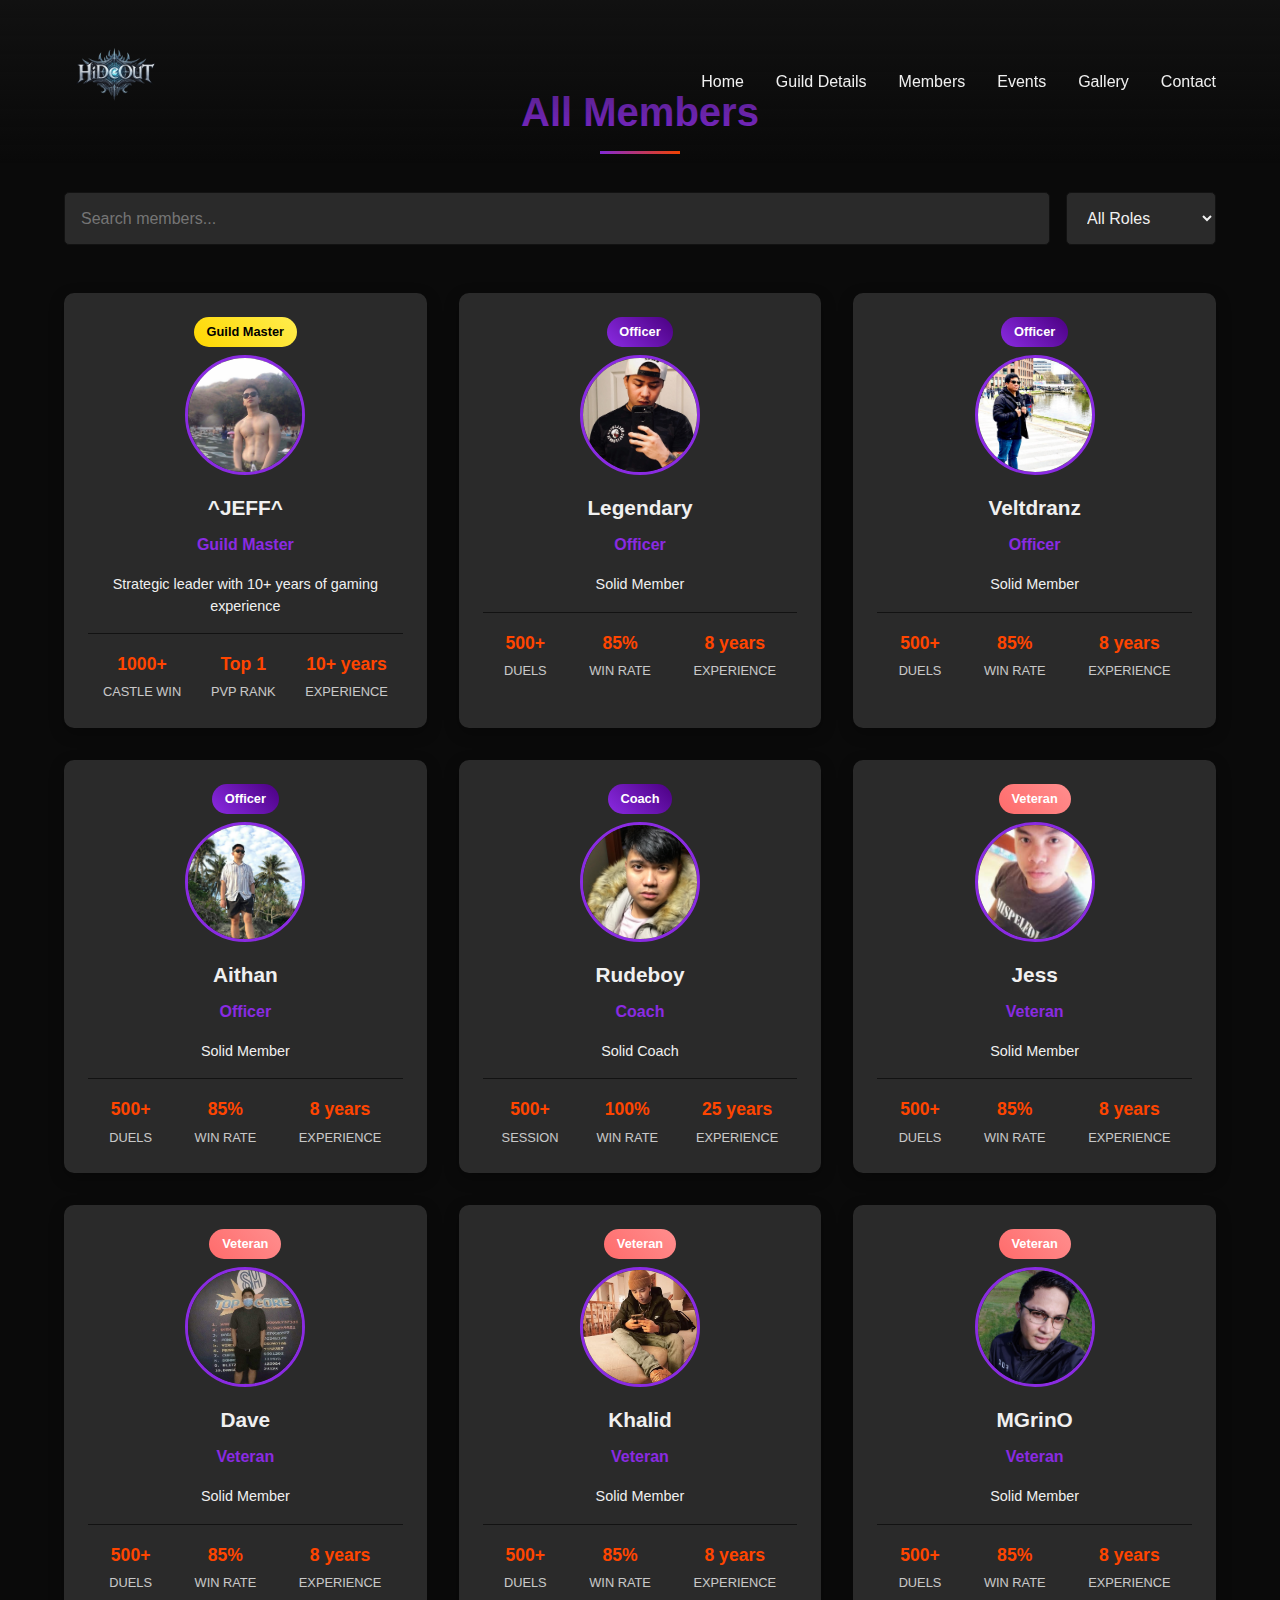
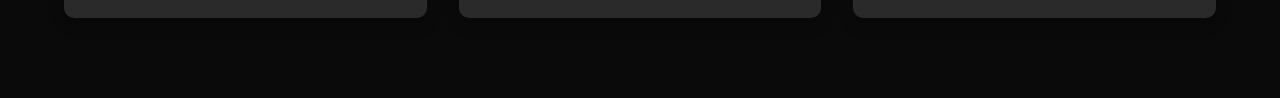
<file: members.html>
<!DOCTYPE html>
<html lang="en">
<head>
    <meta charset="UTF-8">
    <meta name="viewport" content="width=device-width, initial-scale=1.0">
    <title>All Members - HiDeOuT</title>
    <link rel="stylesheet" href="css/styles.css">
    <link rel="stylesheet" href="css/members.css">
</head>
<body>
    <header>
        <div class="container header-container">
            <div class="logo">
                <a href="index.html">
                <img src="images/hogrey.png" alt="HiDeOuT Guild Logo">
                </a>
            </div>
            <nav>
                <ul class="nav-menu">
                    <li><a href="index.html" class="nav-link">Home</a></li>
                    <li><a href="index.html#guild" class="nav-link">Guild Details</a></li>
                    <li><a href="members.html" class="nav-link active">Members</a></li>
                    <li><a href="index.html#events" class="nav-link">Events</a></li>
                    <li><a href="gallery.html" class="nav-link">Gallery</a></li>
                    <li><a href="index.html#contact" class="nav-link">Contact</a></li>
                </ul>
            </nav>
        </div>
    </header>

    <section class="all-members">
        <div class="container">
        
            <h1 class="section-title">All Members</h1>
            
            <!-- Search and Filter -->
            <div class="members-controls">
                <input type="text" id="memberSearch" placeholder="Search members..." class="search-input">
                <select id="roleFilter" class="role-filter">
                    <option value="all">All Roles</option>
                    <option value="guild-master">Guild Master</option>
                    <option value="officer">Officer</option>
                    <option value="veteran">Veteran</option>
                    <option value="member">Member</option>
                    <option value="new">New Member</option>
                </select>
            </div>

            <div class="all-members-grid" id="membersGrid">
                <!-- Members will be loaded here by JavaScript -->
            </div>
        </div>
    </section>

    <script src="js/members.js"></script>
    

    
</body>
</html>
</file>
<file: css/styles.css>
/* Base Styles */
* {
    margin: 0;
    padding: 0;
    box-sizing: border-box;
    font-family: 'Segoe UI', Tahoma, Geneva, Verdana, sans-serif;
}

:root {
    --primary: #8a2be2;
    --secondary: #4b0082;
    --accent: #ff4500;
    --dark: #121212;
    --darker: #0a0a0a;
    --light: #f0f0f0;
    --gray: #2a2a2a;
}

body {
    background-color: var(--darker);
    color: var(--light);
    line-height: 1.6;
    overflow-x: hidden;
}

.container {
    width: 90%;
    max-width: 1200px;
    margin: 0 auto;
}

/* Header Styles */
header {
    background: linear-gradient(to bottom, rgba(18, 18, 18, 0.9), transparent);
    padding: 1.5rem 0;
    position: fixed;
    width: 100%;
    z-index: 1000;
    transition: all 0.3s ease;
}

header.scrolled {
    background-color: rgba(10, 10, 10, 0.95);
    box-shadow: 0 5px 20px rgba(0, 0, 0, 0.5);
}

.header-container {
    display: flex;
    justify-content: space-between;
    align-items: center;
}

.logo {
    font-size: 2rem;
    font-weight: 700;
    color: var(--primary);
    text-shadow: 0 0 10px rgba(138, 43, 226, 0.5);
    letter-spacing: 2px;
}

.logo span {
    color: var(--accent);
}

/* Header logo */
.logo img {
    height: 100px;  /* Good starting point */
    width: auto;
}

/* Footer logo (usually smaller) */
.footer-logo img {
    height: 30px;
    width: auto;
}

/* Mobile responsive */
@media (max-width: 768px) {
    .logo img {
        height: 40px; /* Slightly smaller on mobile */
    }
}

nav ul {
    display: flex;
    list-style: none;
}

nav ul li {
    margin-left: 2rem;
}

nav ul li a {
    color: var(--light);
    text-decoration: none;
    font-weight: 500;
    transition: color 0.3s ease;
    position: relative;
}

nav ul li a:hover {
    color: var(--primary);
}

nav ul li a::after {
    content: '';
    position: absolute;
    bottom: -5px;
    left: 0;
    width: 0;
    height: 2px;
    background-color: var(--primary);
    transition: width 0.3s ease;
}

nav ul li a:hover::after {
    width: 100%;
}

.mobile-menu-btn {
    display: none;
    background: none;
    border: none;
    color: var(--light);
    font-size: 1.5rem;
    cursor: pointer;
    flex-direction: column;
    justify-content: space-between;
    height: 24px;
}

.mobile-menu-btn span {
    display: block;
    height: 3px;
    width: 30px;
    background-color: var(--light);
    border-radius: 2px;
    transition: all 0.3s ease;
}

/* Hero Section */
.hero {
    height: 100vh;
    background: linear-gradient(rgba(10, 10, 10, 0.7), rgba(10, 10, 10, 0.9)), 
                url('data:image/svg+xml;utf8,<svg xmlns="http://www.w3.org/2000/svg" width="100" height="100" viewBox="0 0 100 100"><rect width="100" height="100" fill="%23121212"/><path d="M0 0L100 100M100 0L0 100" stroke="%232a2a2a" stroke-width="1"/></svg>');
    display: flex;
    flex-direction: column;
    justify-content: center;
    align-items: center;
    text-align: center;
    position: relative;
}

.hero-content {
    max-width: 800px;
    padding: 0 2rem;
}

.hero-title {
    font-size: 4rem;
    font-weight: 700;
    margin-bottom: 1rem;
    color: var(--primary);
    text-shadow: 0 0 15px rgba(138, 43, 226, 0.7);
    letter-spacing: 3px;
}

.hero-subtitle {
    font-size: 1.5rem;
    margin-bottom: 2rem;
    color: var(--light);
    max-width: 600px;
    margin-left: auto;
    margin-right: auto;
}

.cta-button {
    background: linear-gradient(45deg, var(--primary), var(--secondary));
    color: white;
    border: none;
    padding: 1rem 2rem;
    font-size: 1.1rem;
    font-weight: 600;
    border-radius: 50px;
    cursor: pointer;
    transition: all 0.3s ease;
    box-shadow: 0 5px 15px rgba(138, 43, 226, 0.4);
}

.cta-button:hover {
    transform: translateY(-3px);
    box-shadow: 0 8px 20px rgba(138, 43, 226, 0.6);
}

.scroll-indicator {
    position: absolute;
    bottom: 30px;
    left: 50%;
    transform: translateX(-50%);
}

.scroll-indicator span {
    display: block;
    width: 30px;
    height: 50px;
    border: 2px solid var(--light);
    border-radius: 15px;
    position: relative;
}

.scroll-indicator span::before {
    content: '';
    position: absolute;
    top: 10px;
    left: 50%;
    transform: translateX(-50%);
    width: 4px;
    height: 10px;
    background-color: var(--light);
    border-radius: 2px;
    animation: scroll 2s infinite;
}

@keyframes scroll {
    0% {
        transform: translateX(-50%) translateY(0);
        opacity: 1;
    }
    100% {
        transform: translateX(-50%) translateY(20px);
        opacity: 0;
    }
}

/* Section Styles */
.section {
    padding: 5rem 0;
}

.section-title {
    font-size: 2.5rem;
    text-align: center;
    margin-bottom: 3rem;
    color: var(--primary);
    position: relative;
}

.section-title::after {
    content: '';
    position: absolute;
    bottom: -10px;
    left: 50%;
    transform: translateX(-50%);
    width: 80px;
    height: 3px;
    background: linear-gradient(to right, var(--primary), var(--accent));
}

/* Guild Details */
.guild-content {
    display: grid;
    grid-template-columns: 2fr 1fr;
    gap: 3rem;
    align-items: center;
}

.guild-text h3 {
    font-size: 1.8rem;
    margin-bottom: 1.5rem;
    color: var(--accent);
}

.guild-text p {
    margin-bottom: 1.5rem;
    font-size: 1.1rem;
}

.guild-stats {
    display: flex;
    justify-content: space-between;
    margin-top: 2rem;
}

.stat {
    text-align: center;
}

.stat-number {
    display: block;
    font-size: 2.5rem;
    font-weight: 700;
    color: var(--primary);
}

.stat-label {
    font-size: 1rem;
    color: var(--light);
}

.guild-image {
    display: flex;
    justify-content: center;
}

.image-placeholder {
    width: 250px;
    height: 250px;
    background: linear-gradient(45deg, var(--primary), var(--secondary));
    border-radius: 10px;
    display: flex;
    align-items: center;
    justify-content: center;
    font-size: 1.2rem;
    color: var(--light);
    box-shadow: 0 10px 30px rgba(0, 0, 0, 0.5);
}

/* Members Section */
.members {
    background-color: var(--dark);
}

.members-grid {
    display: grid;
    grid-template-columns: repeat(auto-fit, minmax(250px, 1fr));
    gap: 2rem;
}

.member-card {
    background-color: var(--gray);
    border-radius: 10px;
    padding: 2rem;
    text-align: center;
    transition: transform 0.3s ease, box-shadow 0.3s ease;
    box-shadow: 0 5px 15px rgba(0, 0, 0, 0.3);
}

.member-card:hover {
    transform: translateY(-10px);
    box-shadow: 0 15px 30px rgba(0, 0, 0, 0.4);
}

.member-avatar {
    width: 100px;
    height: 100px;
    border-radius: 50%;
    background: linear-gradient(45deg, var(--primary), var(--secondary));
    margin: 0 auto 1.5rem;
    position: relative;
    overflow: hidden;
}

.member-avatar::before {
    content: '';
    position: absolute;
    top: 10%;
    left: 10%;
    width: 80%;
    height: 80%;
    background-color: var(--dark);
    border-radius: 50%;
}

.member-name {
    font-size: 1.5rem;
    margin-bottom: 0.5rem;
    color: var(--light);
}

.member-role {
    color: var(--primary);
    font-weight: 600;
    margin-bottom: 1rem;
}

.member-desc {
    color: var(--light);
    font-size: 0.9rem;
}

/* Events Section */
.events-timeline {
    max-width: 800px;
    margin: 0 auto;
}

.event-item {
    display: flex;
    margin-bottom: 3rem;
    position: relative;
}

.event-item::before {
    content: '';
    position: absolute;
    left: 100px;
    top: 0;
    bottom: -3rem;
    width: 2px;
    background: linear-gradient(to bottom, var(--primary), transparent);
}

.event-date {
    width: 100px;
    text-align: center;
    margin-right: 2rem;
    flex-shrink: 0;
}

.date-day {
    display: block;
    font-size: 2.5rem;
    font-weight: 700;
    color: var(--primary);
    line-height: 1;
}

.date-month {
    display: block;
    font-size: 1.2rem;
    color: var(--light);
    text-transform: uppercase;
}

.event-details {
    background-color: var(--gray);
    padding: 1.5rem;
    border-radius: 10px;
    flex-grow: 1;
    box-shadow: 0 5px 15px rgba(0, 0, 0, 0.3);
}

.event-details h3 {
    font-size: 1.5rem;
    margin-bottom: 0.5rem;
    color: var(--light);
}

.event-details p {
    margin-bottom: 1rem;
    color: var(--light);
}

.event-meta {
    display: flex;
    gap: 1.5rem;
}

.event-time, .event-location {
    display: flex;
    align-items: center;
    color: var(--primary);
    font-weight: 500;
}

.event-time::before, .event-location::before {
    content: '•';
    margin-right: 0.5rem;
}

/* Gallery Section */
.gallery {
    background-color: var(--dark);
}

.gallery-grid {
    display: grid;
    grid-template-columns: repeat(auto-fit, minmax(250px, 1fr));
    gap: 1.5rem;
}

.gallery-item {
    text-align: center;
}

.gallery-image {
    height: 200px;
    background: linear-gradient(45deg, var(--primary), var(--secondary));
    border-radius: 10px;
    margin-bottom: 1rem;
    transition: transform 0.3s ease;
    box-shadow: 0 5px 15px rgba(0, 0, 0, 0.3);
}

.gallery-item:hover .gallery-image {
    transform: scale(1.05);
}

.gallery-item p {
    color: var(--light);
    font-weight: 500;
}

/* Contact Section */
.contact-content {
    display: grid;
    grid-template-columns: 1fr 1fr;
    gap: 3rem;
}

.contact-info h3, .contact-form h3 {
    font-size: 1.8rem;
    margin-bottom: 1.5rem;
    color: var(--accent);
}

.contact-info p {
    margin-bottom: 2rem;
}

.contact-methods {
    display: flex;
    flex-direction: column;
    gap: 1.5rem;
}

.contact-method h4 {
    color: var(--primary);
    margin-bottom: 0.5rem;
}

.form-group {
    margin-bottom: 1.5rem;
}

.form-group input, .form-group textarea {
    width: 100%;
    padding: 1rem;
    background-color: var(--gray);
    border: 1px solid var(--dark);
    border-radius: 5px;
    color: var(--light);
    font-size: 1rem;
    transition: border-color 0.3s ease;
}

.form-group input:focus, .form-group textarea:focus {
    outline: none;
    border-color: var(--primary);
}



.submit-btn {
    background: linear-gradient(45deg, var(--primary), var(--secondary));
    color: white;
    border: none;
    padding: 1rem 2rem;
    font-size: 1rem;
    font-weight: 600;
    border-radius: 5px;
    cursor: pointer;
    transition: all 0.3s ease;
}

.submit-btn:hover {
    transform: translateY(-3px);
    box-shadow: 0 5px 15px rgba(138, 43, 226, 0.4);
}

/* Footer */
footer {
    background-color: var(--dark);
    padding: 3rem 0 1rem;
}

.footer-content {
    display: flex;
    justify-content: space-between;
    align-items: center;
    margin-bottom: 2rem;
}

.footer-logo {
    font-size: 1.8rem;
    font-weight: 700;
    color: var(--primary);
}

.footer-logo span {
    color: var(--accent);
}

.footer-links {
    display: flex;
    gap: 1.5rem;
}

.footer-links a {
    color: var(--light);
    text-decoration: none;
    transition: color 0.3s ease;
}

.footer-links a:hover {
    color: var(--primary);
}

.footer-social {
    display: flex;
    gap: 1rem;
}

.social-link {
    color: var(--light);
    text-decoration: none;
    transition: color 0.3s ease;
}

.social-link:hover {
    color: var(--primary);
}

.footer-bottom {
    text-align: center;
    padding-top: 2rem;
    border-top: 1px solid var(--gray);
    color: var(--light);
    font-size: 0.9rem;
}

/* Responsive Styles */
@media (max-width: 992px) {
    .guild-content {
        grid-template-columns: 1fr;
    }
    
    .contact-content {
        grid-template-columns: 1fr;
    }
    
    .footer-content {
        flex-direction: column;
        gap: 2rem;
        text-align: center;
    }
}

.emblem-container {
    display: flex;
    justify-content: center;
    align-items: center;
    width: 500px;
    height: 500px;
    background: transparent; /* Remove background */
    border-radius: 10px;
    padding: 20px;
    box-shadow: none; /* Remove shadow if you want */
}

.guild-emblem {
    max-width: 100%;
    max-height: 100%;
    width: auto;
    height: auto;
    object-fit: contain;
}

/* Guild Master Card */
.guild-master-card {
    background: linear-gradient(135deg, var(--gray), var(--dark));
    border-radius: 15px;
    padding: 2.5rem;
    text-align: center;
    max-width: 400px;
    margin: 0 auto 3rem;
    box-shadow: 0 10px 30px rgba(0, 0, 0, 0.5);
    border: 2px solid var(--primary);
    position: relative;
}

.guild-master-card::before {
    position: absolute;
    top: -15px;
    left: 50%;
    transform: translateX(-50%);
    font-size: 2rem;
    background: var(--darker);
    padding: 0 10px;
}

.guild-master-card .member-avatar {
    width: 120px;
    height: 120px;
    margin-bottom: 1.5rem;
}

.guild-master-card .member-name {
    font-size: 1.8rem;
    color: var(--primary);
}

.guild-master-card .member-role {
    font-size: 1.2rem;
    color: var(--accent);
}

/* Officers Title */
.officers-title {
    text-align: center;
    font-size: 2rem;
    margin-bottom: 2rem;
    color: var(--light);
    position: relative;
}

.officers-title::after {
    content: '';
    position: absolute;
    bottom: -10px;
    left: 50%;
    transform: translateX(-50%);
    width: 100px;
    height: 3px;
    background: linear-gradient(to right, var(--primary), var(--accent));
}

/* Members Grid */
.members-grid {
    display: grid;
    grid-template-columns: repeat(auto-fit, minmax(250px, 1fr));
    gap: 2rem;
}

.member-card {
    background-color: var(--gray);
    border-radius: 10px;
    padding: 2rem;
    text-align: center;
    transition: transform 0.3s ease, box-shadow 0.3s ease;
    box-shadow: 0 5px 15px rgba(0, 0, 0, 0.3);
}

.member-card:hover {
    transform: translateY(-10px);
    box-shadow: 0 15px 30px rgba(0, 0, 0, 0.4);
}

.member-avatar {
    width: 100px;
    height: 100px;
    border-radius: 50%;
    background: linear-gradient(45deg, var(--primary), var(--secondary));
    margin: 0 auto 1.5rem;
    position: relative;
    overflow: hidden;
}

.member-avatar::before {
    content: '';
    position: absolute;
    top: 10%;
    left: 10%;
    width: 80%;
    height: 80%;
    background-color: var(--dark);
    border-radius: 50%;
}

.member-name {
    font-size: 1.5rem;
    margin-bottom: 0.5rem;
    color: var(--light);
}

.member-role {
    color: var(--primary);
    font-weight: 600;
    margin-bottom: 1rem;
}

.member-desc {
    color: var(--light);
    font-size: 0.9rem;
    line-height: 1.5;
}

/* Avatar with images */
.master-avatar, .member-avatar {
    width: 120px; /* Guild Master */
    height: 120px;
    border-radius: 50%;
    margin: 0 auto 1.5rem;
    overflow: hidden;
    border: 3px solid var(--primary);
    background: var(--dark); /* Fallback background */
}

.member-avatar {
    width: 100px; /* Officers */
    height: 100px;
    border: 2px solid var(--primary);
}

.master-avatar img, .member-avatar img {
    width: 100%;
    height: 100%;
    object-fit: cover;
    display: block;
}

/* Remove the old gradient background styles */
.master-avatar::before, .member-avatar::before {
    display: none;
}

.gallery-image {
    height: 200px;
    background: var(--gray); /* Fallback background */
    border-radius: 10px;
    margin-bottom: 1rem;
    transition: transform 0.3s ease;
    box-shadow: 0 5px 15px rgba(0, 0, 0, 0.3);
    overflow: hidden;
}

.gallery-image img {
    width: 100%;
    height: 100%;
    object-fit: cover;
    display: block;
}

.gallery-item:hover .gallery-image {
    transform: scale(1.05);
}

.gallery-item p {
    color: var(--light);
    font-weight: 500;
    text-align: center;
}

/* Lightbox Styles */
.lightbox {
    position: fixed;
    top: 0;
    left: 0;
    width: 100%;
    height: 100%;
    background: rgba(10, 10, 10, 0.95);
    display: none;
    justify-content: center;
    align-items: center;
    z-index: 2000;
    backdrop-filter: blur(5px);
}

.lightbox.active {
    display: flex;
}

.lightbox-content {
    position: relative;
    max-width: 90%;
    max-height: 90vh;
    background: var(--dark);
    border-radius: 10px;
    overflow: hidden;
    box-shadow: 0 20px 60px rgba(0, 0, 0, 0.8);
    border: 2px solid var(--primary);
}

.lightbox-image {
    max-width: 100%;
    max-height: 80vh;
    display: block;
    margin: 0 auto;
}

.lightbox-caption {
    padding: 1rem;
    text-align: center;
    color: var(--light);
    background: var(--gray);
    font-weight: 500;
}

.lightbox-close {
    position: absolute;
    top: 10px;
    right: 15px;
    font-size: 2.5rem;
    color: var(--light);
    cursor: pointer;
    z-index: 2001;
    transition: color 0.3s ease;
    width: 40px;
    height: 40px;
    border-radius: 50%;
    display: flex;
    align-items: center;
    justify-content: center;
    line-height: 1;
}

.lightbox-close:hover {
    color: var(--accent);
}

.lightbox-nav {
    position: absolute;
    top: 50%;
    transform: translateY(-50%);
    background: rgba(0, 0, 0, 0.7);
    color: var(--light);
    border: none;
    font-size: 2rem;
    padding: 10px 15px;
    cursor: pointer;
    transition: all 0.3s ease;
    border-radius: 5px;
}

.lightbox-prev {
    left: 10px;
}

.lightbox-next {
    right: 10px;
}

.lightbox-nav:hover {
    background: rgba(138, 43, 226, 0.8);
    color: var(--light);
}

/* Make gallery images clickable */
.gallery-image {
    cursor: pointer;
    transition: transform 0.3s ease;
}

.gallery-image:hover {
    transform: scale(1.02);
}


@media (max-width: 768px) {
    .hero-title {
        font-size: 3rem;
    }
    
    .hero-subtitle {
        font-size: 1.2rem;
    }
    
    .nav-menu {
        position: fixed;
        top: 80px;
        right: -100%;
        width: 80%;
        height: calc(100vh - 80px);
        background-color: var(--darker);
        flex-direction: column;
        align-items: center;
        justify-content: flex-start;
        padding-top: 3rem;
        transition: right 0.3s ease;
        box-shadow: -5px 0 15px rgba(0, 0, 0, 0.5);
    }
    
    .nav-menu.active {
        right: 0;
    }
    
    .nav-menu li {
        margin: 1.5rem 0;
    }
    
    .mobile-menu-btn {
        display: flex;
    }
    
    .mobile-menu-btn.active span:nth-child(1) {
        transform: rotate(45deg) translate(8px, 8px);
    }
    
    .mobile-menu-btn.active span:nth-child(2) {
        opacity: 0;
    }
    
    .mobile-menu-btn.active span:nth-child(3) {
        transform: rotate(-45deg) translate(7px, -7px);
    }
    
    .event-item {
        flex-direction: column;
    }
    
    .event-date {
        margin-right: 0;
        margin-bottom: 1rem;
        width: auto;
        display: flex;
        align-items: center;
        gap: 1rem;
    }
    
    .date-day {
        font-size: 2rem;
    }
    
    .event-item::before {
        display: none;
    }
    
    .guild-stats {
        flex-direction: column;
        gap: 1.5rem;
    }
}

/* More Item Styles */
.more-item {
    position: relative;
}

.more-link {
    text-decoration: none;
    display: block;
}

.more-image {
    background: linear-gradient(135deg, var(--primary), var(--secondary));
    display: flex;
    align-items: center;
    justify-content: center;
    cursor: pointer;
}

.more-overlay {
    text-align: center;
    color: white;
}

.more-overlay h3 {
    font-size: 2rem;
    margin-bottom: 0.5rem;
}

.more-overlay p {
    font-size: 1rem;
    opacity: 0.9;
}

.more-item:hover .more-image {
    transform: scale(1.05);
}

@media (max-width: 576px) {
    .hero-title {
        font-size: 2.5rem;
    }
    
    .section-title {
        font-size: 2rem;
    }
    
    .members-grid {
        grid-template-columns: 1fr;
    }
    
    .gallery-grid {
        grid-template-columns: 1fr;
    }
    
    .event-meta {
        flex-direction: column;
        gap: 0.5rem;
    }
}
</file>
<file: css/members.css>
/* All Members Page Styles */
.all-members {
    padding: 5rem 0;
    min-height: 100vh;
}

.back-button {
    display: inline-block;
    margin-bottom: 2rem;
    color: var(--primary);
    text-decoration: none;
    font-weight: 600;
    font-size: 1.1rem;
    transition: color 0.3s ease;
}

.back-button:hover {
    color: var(--accent);
    text-decoration: underline;
}

/* Search and Filter Controls */
.members-controls {
    display: flex;
    gap: 1rem;
    margin-bottom: 3rem;
    flex-wrap: wrap;
}

.search-input {
    flex: 1;
    min-width: 250px;
    padding: 1rem;
    background: var(--gray);
    border: 1px solid var(--dark);
    border-radius: 5px;
    color: var(--light);
    font-size: 1rem;
}

.search-input:focus {
    outline: none;
    border-color: var(--primary);
}

.role-filter {
    padding: 1rem;
    background: var(--gray);
    border: 1px solid var(--dark);
    border-radius: 5px;
    color: var(--light);
    font-size: 1rem;
    min-width: 150px;
}

/* Members Grid */
.all-members-grid {
    display: grid;
    grid-template-columns: repeat(auto-fill, minmax(280px, 1fr));
    gap: 2rem;
}

.member-card-large {
    background: var(--gray);
    border-radius: 10px;
    padding: 1.5rem;
    text-align: center;
    transition: all 0.3s ease;
    box-shadow: 0 5px 15px rgba(0, 0, 0, 0.3);
}

.member-card-large:hover {
    transform: translateY(-5px);
    box-shadow: 0 10px 25px rgba(0, 0, 0, 0.4);
}

.member-avatar-large {
    width: 120px;
    height: 120px;
    border-radius: 50%;
    margin: 0 auto 1rem;
    overflow: hidden;
    border: 3px solid var(--primary);
}

.member-avatar-large img {
    width: 100%;
    height: 100%;
    object-fit: cover;
}

.member-name-large {
    font-size: 1.3rem;
    margin-bottom: 0.5rem;
    color: var(--light);
}

.member-role-large {
    color: var(--primary);
    font-weight: 600;
    margin-bottom: 1rem;
    font-size: 1rem;
}

.member-desc-large {
    color: var(--light);
    font-size: 0.9rem;
    line-height: 1.5;
    margin-bottom: 1rem;
}

.member-stats {
    display: flex;
    justify-content: space-around;
    margin-top: 1rem;
    padding-top: 1rem;
    border-top: 1px solid var(--dark);
}

.member-stat {
    text-align: center;
}

.member-stat-value {
    display: block;
    font-size: 1.1rem;
    font-weight: 700;
    color: var(--accent);
}

.member-stat-label {
    font-size: 0.8rem;
    color: var(--light);
    opacity: 0.8;
}

/* Role Badges */
.role-badge {
    display: inline-block;
    padding: 0.3rem 0.8rem;
    border-radius: 20px;
    font-size: 0.8rem;
    font-weight: 600;
    margin-bottom: 0.5rem;
}

.role-guild-master {
    background: linear-gradient(45deg, #ffd700, #ffed4e);
    color: #000;
}

.role-officer {
    background: linear-gradient(45deg, var(--primary), var(--secondary));
    color: white;
}

.role-veteran {
    background: linear-gradient(45deg, #ff6b6b, #ff8e8e);
    color: white;
}

.role-member {
    background: linear-gradient(45deg, #4ecdc4, #88d3ce);
    color: white;
}

/* Loading State */
.loading {
    text-align: center;
    color: var(--light);
    font-size: 1.2rem;
    padding: 2rem;
    grid-column: 1 / -1;
}

@media (max-width: 576px) {
    .hero-title {
        font-size: 2.5rem;
    }
    
    .section-title {
        font-size: 2rem;
    }
    
    .members-grid {
        grid-template-columns: 1fr;
    }
    
    .gallery-grid {
        grid-template-columns: 1fr;
    }
    
    .event-meta {
        flex-direction: column;
        gap: 0.5rem;
    }
}
</file>
